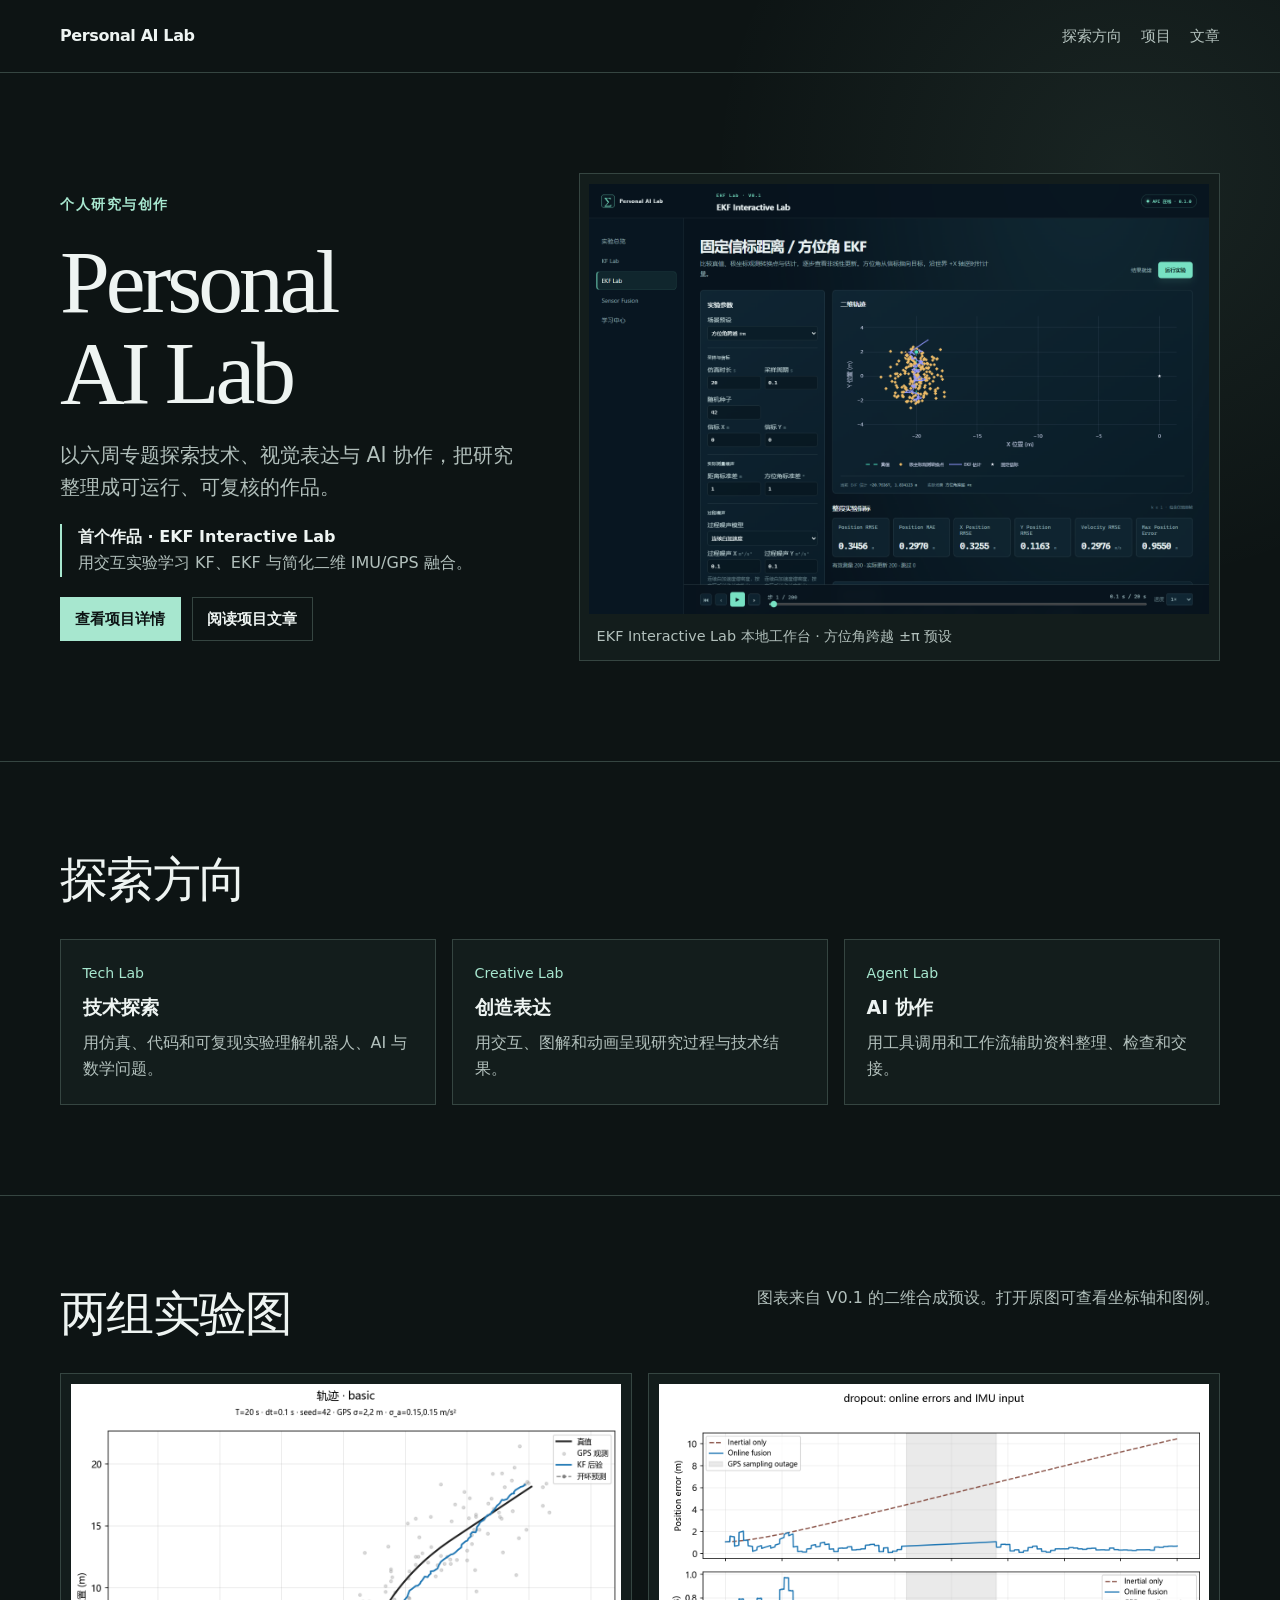
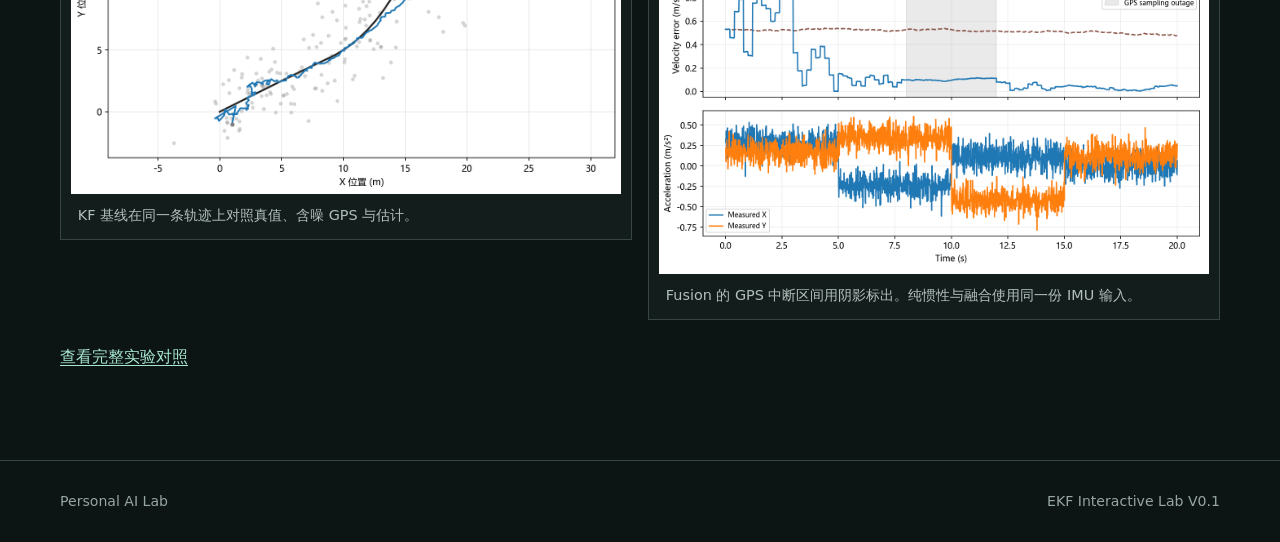
<file: index.html>
<!doctype html>
<html lang="zh-CN">
<head>
  <meta charset="utf-8">
  <meta name="viewport" content="width=device-width, initial-scale=1">
  <meta name="description" content="Personal AI Lab 的技术实验、视觉表达与 AI 协作作品。">
  <title>Personal AI Lab</title>
  <link rel="stylesheet" href="styles.css">
</head>
<body>
  <header class="site-header">
    <div class="shell nav">
      <a class="brand" href="index.html">Personal AI Lab</a>
      <nav class="nav-links" aria-label="主导航">
        <a href="#directions">探索方向</a>
        <a href="projects/ekf-interactive-lab.html">项目</a>
        <a href="articles/ekf-interactive-lab.html">文章</a>
      </nav>
    </div>
  </header>

  <main>
    <section class="shell hero">
      <div class="hero-copy">
        <p class="eyebrow">个人研究与创作</p>
        <h1>Personal<br>AI Lab</h1>
        <p class="lead">以六周专题探索技术、视觉表达与 AI 协作，把研究整理成可运行、可复核的作品。</p>
        <p class="hero-project"><strong>首个作品 · EKF Interactive Lab</strong><br>用交互实验学习 KF、EKF 与简化二维 IMU/GPS 融合。</p>
        <div class="button-row">
          <a class="button" href="projects/ekf-interactive-lab.html">查看项目详情</a>
          <a class="button secondary" href="articles/ekf-interactive-lab.html">阅读项目文章</a>
        </div>
      </div>
      <figure class="hero-art">
        <a href="assets/ekf.png"><img src="assets/ekf.png" alt="查看 EKF Lab 原图，含固定信标、方位角跨界场景、轨迹与指标" width="1440" height="1000"></a>
        <figcaption class="caption">EKF Interactive Lab 本地工作台 · 方位角跨越 ±π 预设</figcaption>
      </figure>
    </section>

    <section class="section" aria-labelledby="directions">
      <div class="shell">
        <div class="section-head"><h2 id="directions">探索方向</h2></div>
        <div class="grid-3">
          <article class="card"><p class="tag">Tech Lab</p><h3>技术探索</h3><p>用仿真、代码和可复现实验理解机器人、AI 与数学问题。</p></article>
          <article class="card"><p class="tag">Creative Lab</p><h3>创造表达</h3><p>用交互、图解和动画呈现研究过程与技术结果。</p></article>
          <article class="card"><p class="tag">Agent Lab</p><h3>AI 协作</h3><p>用工具调用和工作流辅助资料整理、检查和交接。</p></article>
        </div>
      </div>
    </section>

    <section class="section" aria-labelledby="experiments">
      <div class="shell">
        <div class="section-head"><h2 id="experiments">两组实验图</h2><p>图表来自 V0.1 的二维合成预设。打开原图可查看坐标轴和图例。</p></div>
        <div class="image-grid">
          <figure class="figure">
            <a href="assets/kf-basic-trajectory.png"><img src="assets/kf-basic-trajectory.png" alt="查看 KF 基础场景的真值、GPS 观测与估计轨迹原图" loading="lazy"></a>
            <figcaption>KF 基线在同一条轨迹上对照真值、含噪 GPS 与估计。</figcaption>
          </figure>
          <figure class="figure">
            <a href="assets/fusion-dropout-error.png"><img src="assets/fusion-dropout-error.png" alt="查看 GPS 中断期间纯惯性和在线融合误差对照原图" loading="lazy"></a>
            <figcaption>Fusion 的 GPS 中断区间用阴影标出。纯惯性与融合使用同一份 IMU 输入。</figcaption>
          </figure>
        </div>
        <p class="result-note"><a class="back-link" href="projects/ekf-interactive-lab.html#results">查看完整实验对照</a></p>
      </div>
    </section>
  </main>

  <footer class="footer">
    <div class="shell footer-inner"><span>Personal AI Lab</span><span>EKF Interactive Lab V0.1</span></div>
  </footer>
</body>
</html>
</file>
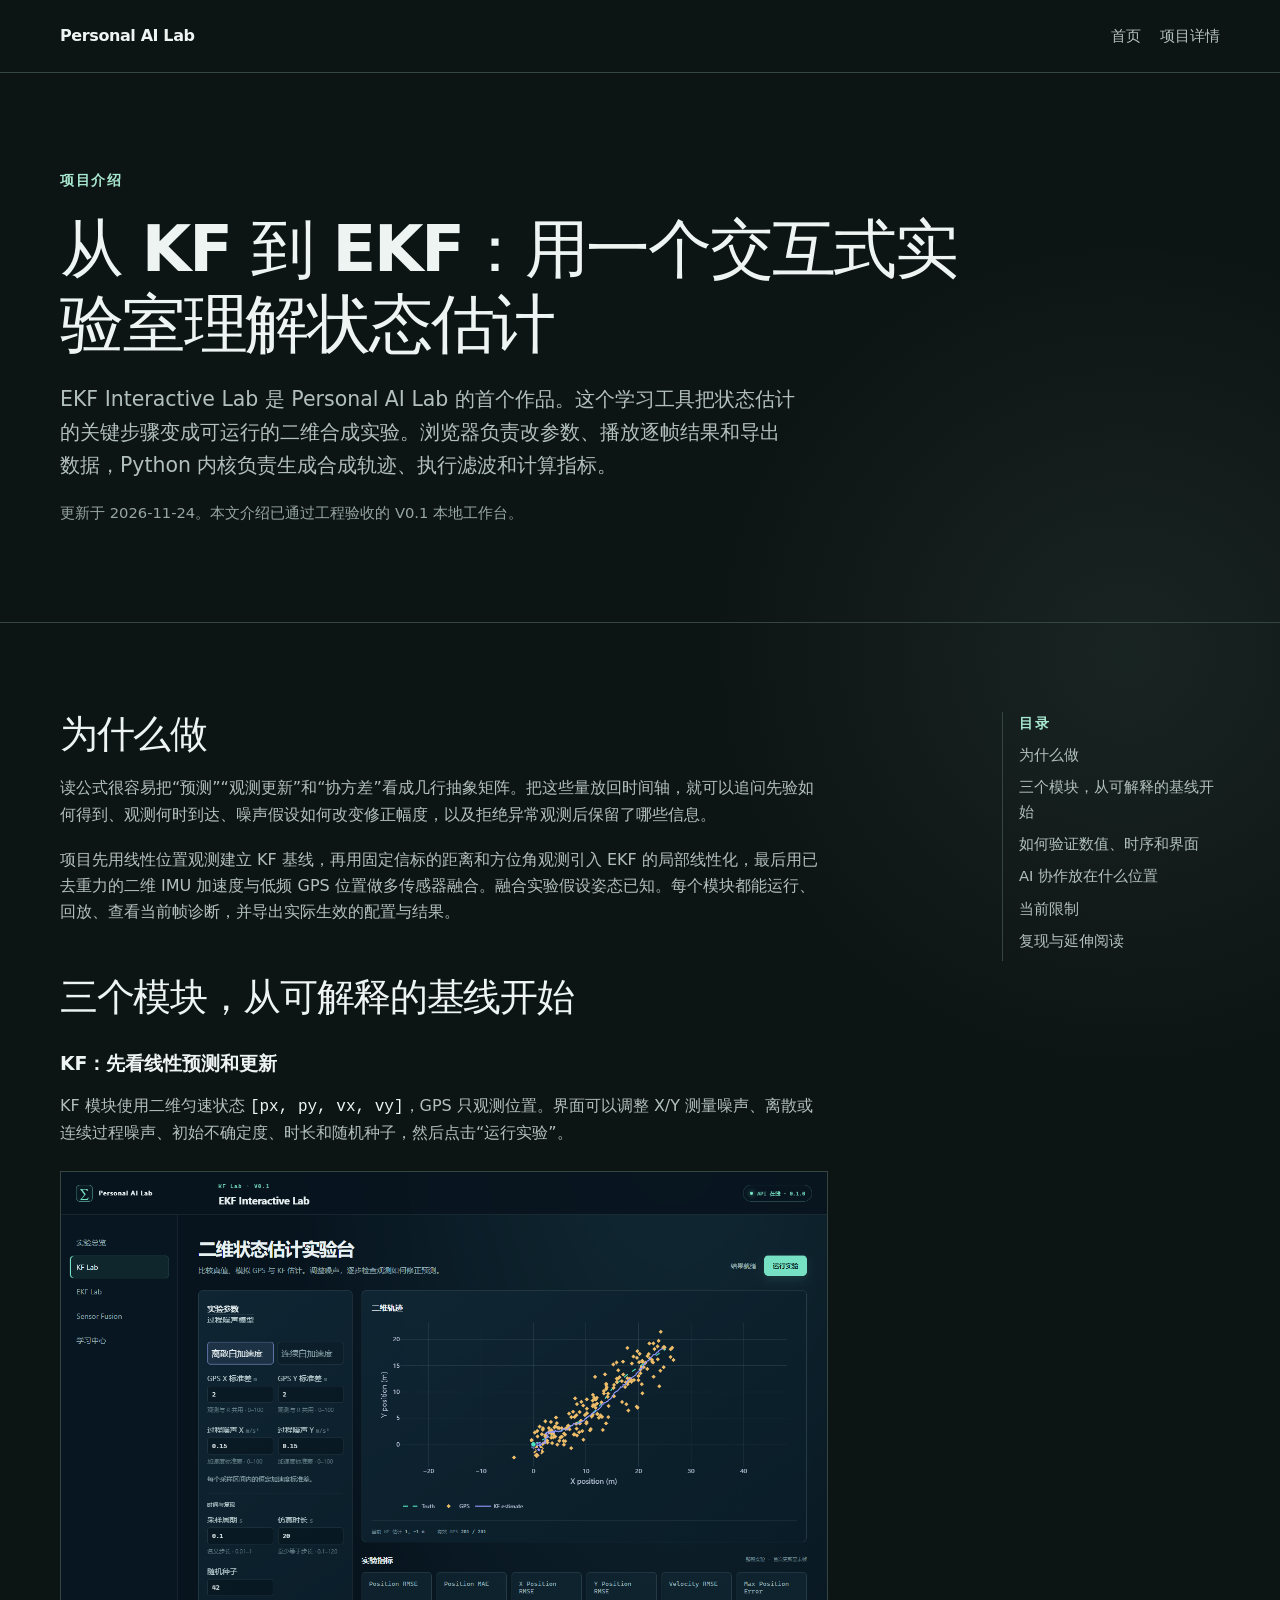
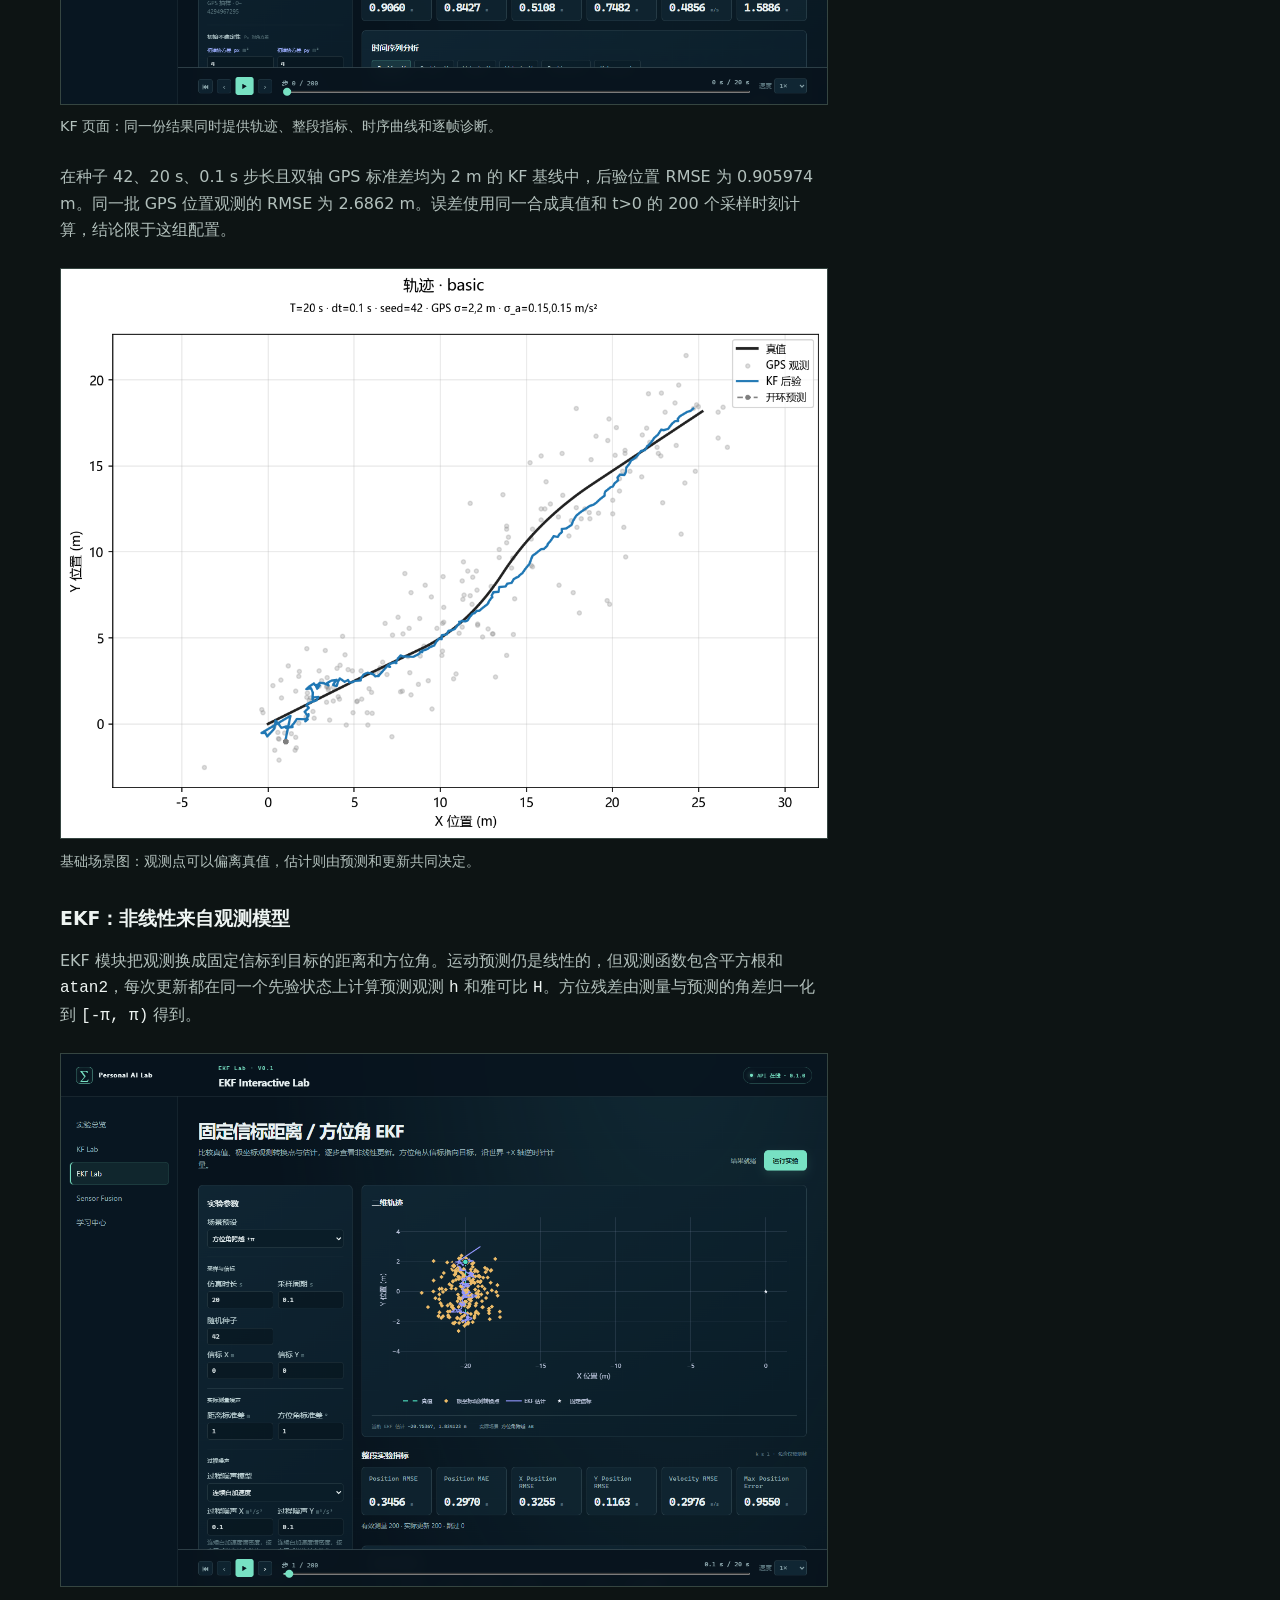
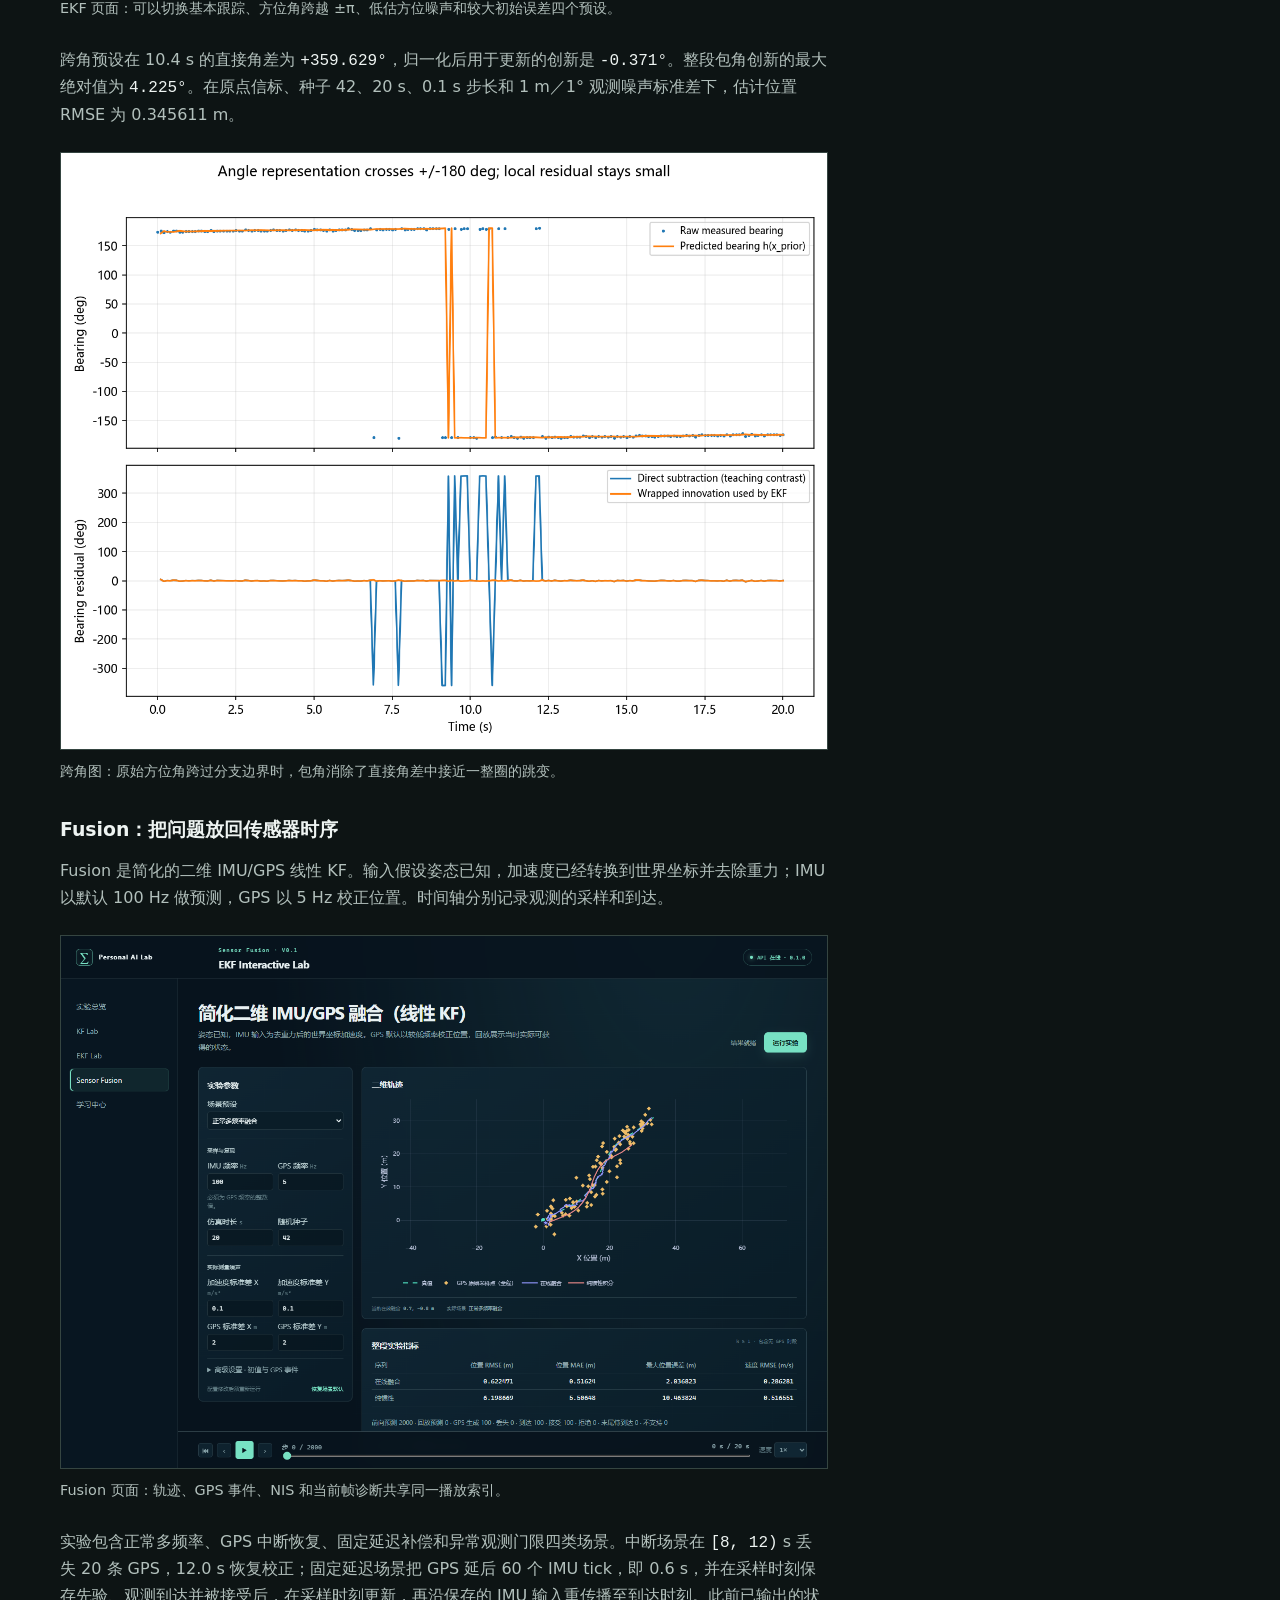
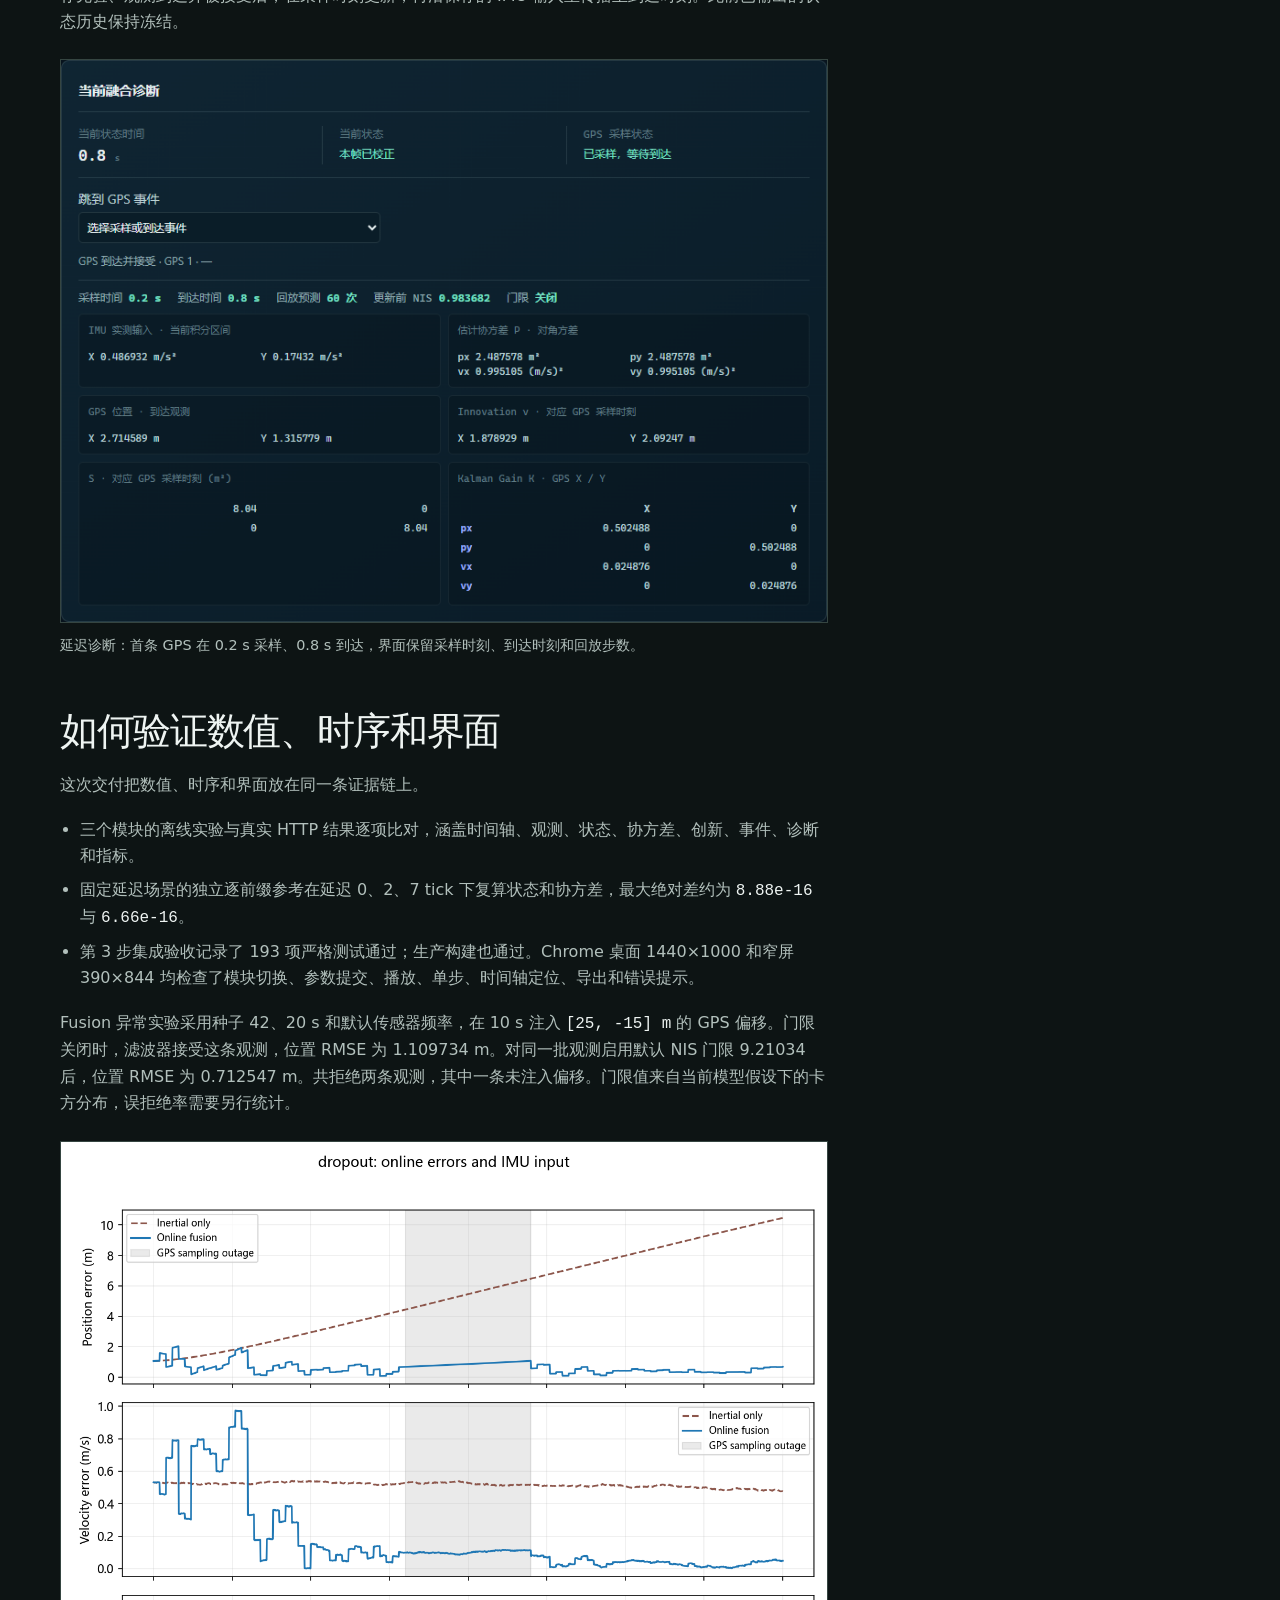
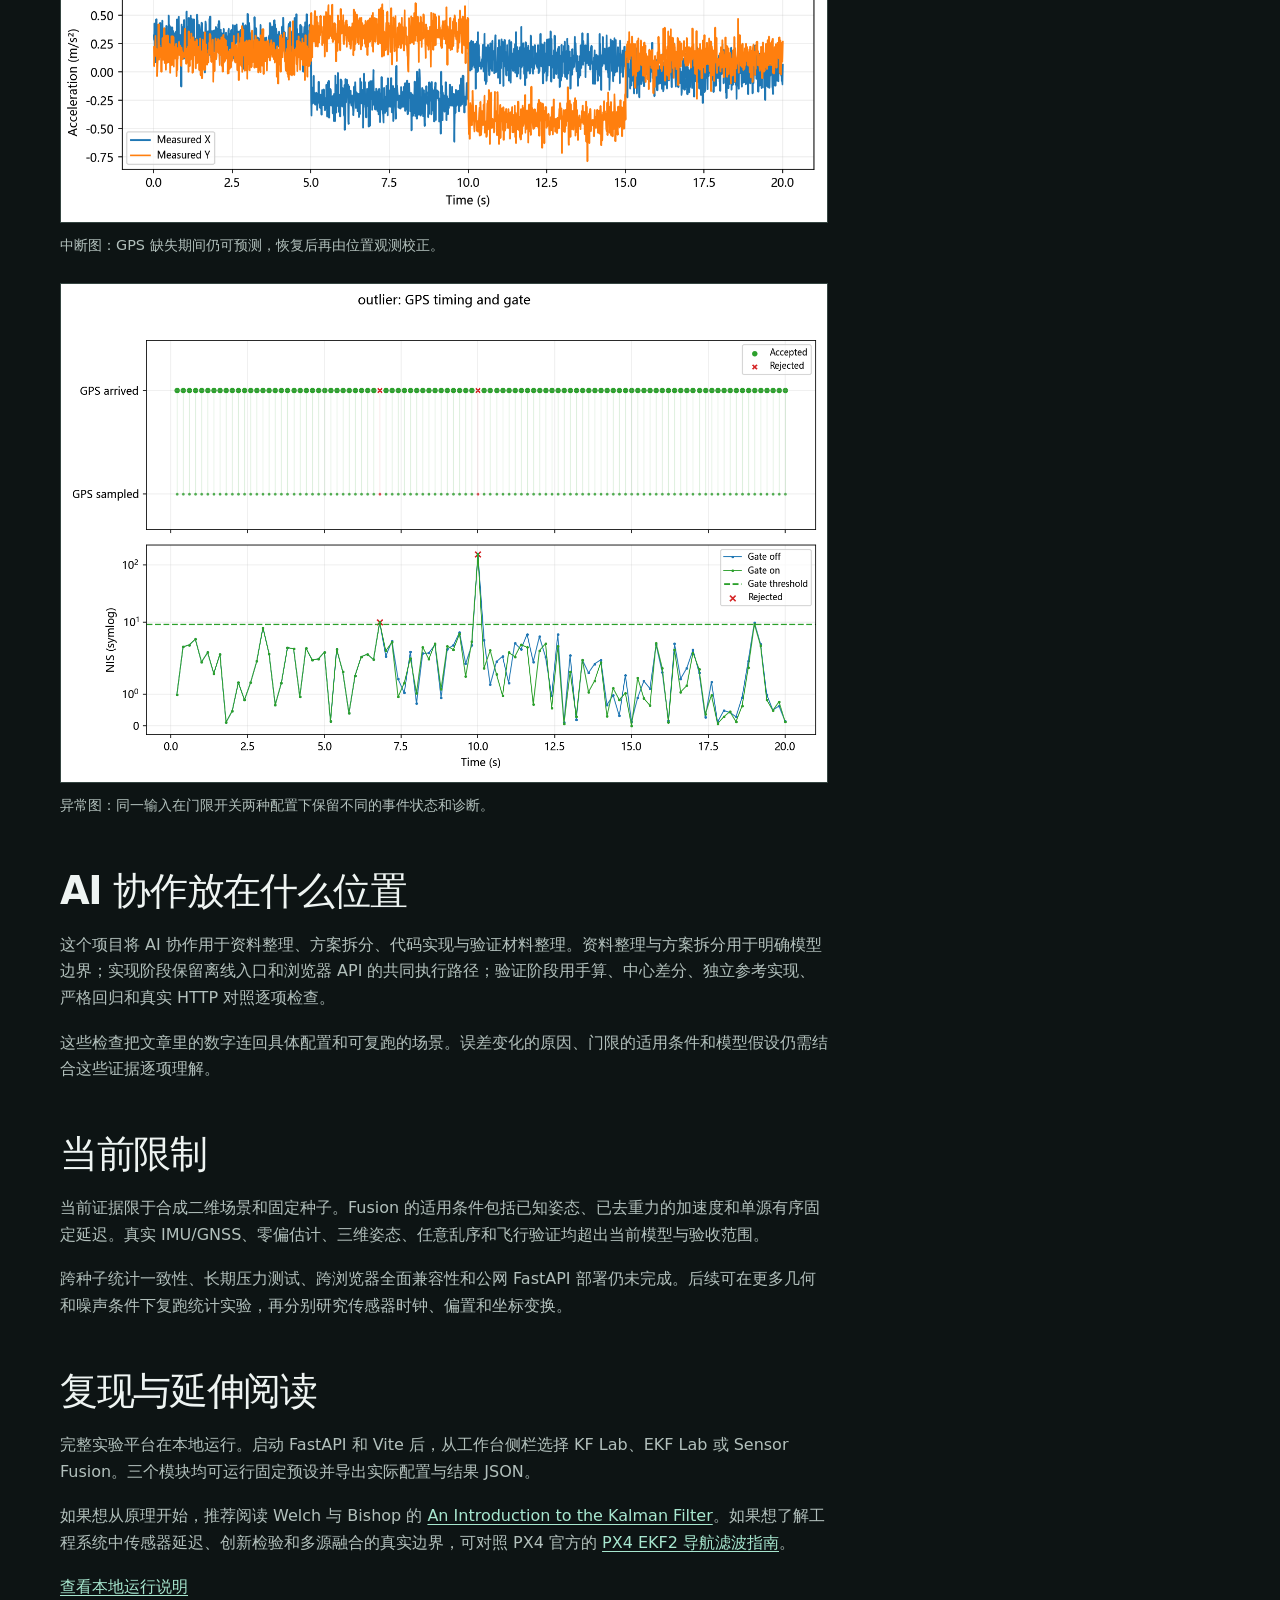
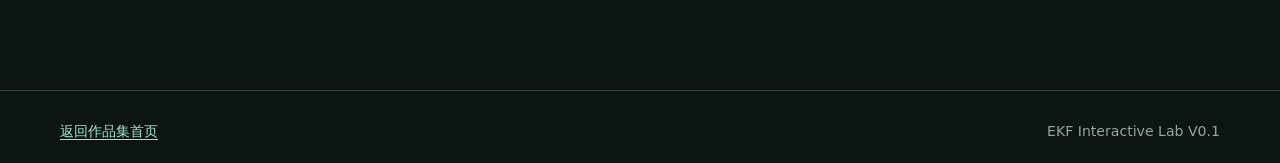
<file: articles/ekf-interactive-lab.html>
<!doctype html>
<html lang="zh-CN">
<head>
  <meta charset="utf-8">
  <meta name="viewport" content="width=device-width, initial-scale=1">
  <meta name="description" content="EKF Interactive Lab 的 KF、EKF 与简化 IMU/GPS 工作台、场景和验证方法。">
  <title>从 KF 到 EKF：用一个交互式实验室理解状态估计 · Personal AI Lab</title>
  <link rel="stylesheet" href="../styles.css">
</head>
<body>
  <header class="site-header">
    <div class="shell nav">
      <a class="brand" href="../index.html">Personal AI Lab</a>
      <nav class="nav-links" aria-label="主导航">
        <a href="../index.html">首页</a>
        <a href="../projects/ekf-interactive-lab.html">项目详情</a>
      </nav>
    </div>
  </header>
  <main>
    <section class="shell article-hero">
      <div class="eyebrow">项目介绍</div>
      <h1>从 KF 到 EKF：用一个交互式实验室理解状态估计</h1>
      <p class="lead">EKF Interactive Lab 是 Personal AI Lab 的首个作品。这个学习工具把状态估计的关键步骤变成可运行的二维合成实验。浏览器负责改参数、播放逐帧结果和导出数据，Python 内核负责生成合成轨迹、执行滤波和计算指标。</p>
      <p class="article-meta">更新于 2026-11-24。本文介绍已通过工程验收的 V0.1 本地工作台。</p>
    </section>
    <section class="section">
      <div class="shell article-layout">
        <article class="prose">
          <h2 id="why">为什么做</h2>
          <p>读公式很容易把“预测”“观测更新”和“协方差”看成几行抽象矩阵。把这些量放回时间轴，就可以追问先验如何得到、观测何时到达、噪声假设如何改变修正幅度，以及拒绝异常观测后保留了哪些信息。</p>
          <p>项目先用线性位置观测建立 KF 基线，再用固定信标的距离和方位角观测引入 EKF 的局部线性化，最后用已去重力的二维 IMU 加速度与低频 GPS 位置做多传感器融合。融合实验假设姿态已知。每个模块都能运行、回放、查看当前帧诊断，并导出实际生效的配置与结果。</p>
          <h2 id="modules">三个模块，从可解释的基线开始</h2>
          <h3>KF：先看线性预测和更新</h3>
          <p>KF 模块使用二维匀速状态 <code>[px, py, vx, vy]</code>，GPS 只观测位置。界面可以调整 X/Y 测量噪声、离散或连续过程噪声、初始不确定度、时长和随机种子，然后点击“运行实验”。</p>
          <figure class="article-figure"><a href="../assets/kf.png"><img src="../assets/kf.png" alt="KF 工作台显示轨迹、指标和播放控件" loading="lazy"></a><figcaption>KF 页面：同一份结果同时提供轨迹、整段指标、时序曲线和逐帧诊断。</figcaption></figure>
          <p>在种子 42、20 s、0.1 s 步长且双轴 GPS 标准差均为 2 m 的 KF 基线中，后验位置 RMSE 为 0.905974 m。同一批 GPS 位置观测的 RMSE 为 2.6862 m。误差使用同一合成真值和 t&gt;0 的 200 个采样时刻计算，结论限于这组配置。</p>
          <figure class="article-figure"><a href="../assets/kf-basic-trajectory.png"><img src="../assets/kf-basic-trajectory.png" alt="KF 基础场景的真值、观测与估计轨迹" loading="lazy"></a><figcaption>基础场景图：观测点可以偏离真值，估计则由预测和更新共同决定。</figcaption></figure>
          <h3>EKF：非线性来自观测模型</h3>
          <p>EKF 模块把观测换成固定信标到目标的距离和方位角。运动预测仍是线性的，但观测函数包含平方根和 <code>atan2</code>，每次更新都在同一个先验状态上计算预测观测 <code>h</code> 和雅可比 <code>H</code>。方位残差由测量与预测的角差归一化到 <code>[-π, π)</code> 得到。</p>
          <figure class="article-figure"><a href="../assets/ekf.png"><img src="../assets/ekf.png" alt="EKF 工作台显示固定信标、轨迹和诊断" loading="lazy"></a><figcaption>EKF 页面：可以切换基本跟踪、方位角跨越 ±π、低估方位噪声和较大初始误差四个预设。</figcaption></figure>
          <p>跨角预设在 10.4 s 的直接角差为 <code>+359.629°</code>，归一化后用于更新的创新是 <code>-0.371°</code>。整段包角创新的最大绝对值为 <code>4.225°</code>。在原点信标、种子 42、20 s、0.1 s 步长和 1 m／1° 观测噪声标准差下，估计位置 RMSE 为 0.345611 m。</p>
          <figure class="article-figure"><a href="../assets/ekf-angle-wrap.png"><img src="../assets/ekf-angle-wrap.png" alt="EKF 方位角跨越 ±π 的残差对照" loading="lazy"></a><figcaption>跨角图：原始方位角跨过分支边界时，包角消除了直接角差中接近一整圈的跳变。</figcaption></figure>
          <h3>Fusion：把问题放回传感器时序</h3>
          <p>Fusion 是简化的二维 IMU/GPS 线性 KF。输入假设姿态已知，加速度已经转换到世界坐标并去除重力；IMU 以默认 100 Hz 做预测，GPS 以 5 Hz 校正位置。时间轴分别记录观测的采样和到达。</p>
          <figure class="article-figure"><a href="../assets/fusion.png"><img src="../assets/fusion.png" alt="Fusion 工作台显示纯惯性、GPS 与在线融合轨迹" loading="lazy"></a><figcaption>Fusion 页面：轨迹、GPS 事件、NIS 和当前帧诊断共享同一播放索引。</figcaption></figure>
          <p>实验包含正常多频率、GPS 中断恢复、固定延迟补偿和异常观测门限四类场景。中断场景在 <code>[8, 12)</code> s 丢失 20 条 GPS，12.0 s 恢复校正；固定延迟场景把 GPS 延后 60 个 IMU tick，即 0.6 s，并在采样时刻保存先验、观测到达并被接受后，在采样时刻更新，再沿保存的 IMU 输入重传播至到达时刻。此前已输出的状态历史保持冻结。</p>
          <figure class="article-figure"><a href="../assets/fusion-delay-diagnostics.png"><img src="../assets/fusion-delay-diagnostics.png" alt="Fusion 固定延迟诊断：采样与到达时刻分开显示" loading="lazy"></a><figcaption>延迟诊断：首条 GPS 在 0.2 s 采样、0.8 s 到达，界面保留采样时刻、到达时刻和回放步数。</figcaption></figure>
          <h2 id="verify">如何验证数值、时序和界面</h2>
          <p>这次交付把数值、时序和界面放在同一条证据链上。</p>
          <ul><li>三个模块的离线实验与真实 HTTP 结果逐项比对，涵盖时间轴、观测、状态、协方差、创新、事件、诊断和指标。</li><li>固定延迟场景的独立逐前缀参考在延迟 0、2、7 tick 下复算状态和协方差，最大绝对差约为 <code>8.88e-16</code> 与 <code>6.66e-16</code>。</li><li>第 3 步集成验收记录了 193 项严格测试通过；生产构建也通过。Chrome 桌面 1440×1000 和窄屏 390×844 均检查了模块切换、参数提交、播放、单步、时间轴定位、导出和错误提示。</li></ul>
          <p>Fusion 异常实验采用种子 42、20 s 和默认传感器频率，在 10 s 注入 <code>[25, -15] m</code> 的 GPS 偏移。门限关闭时，滤波器接受这条观测，位置 RMSE 为 1.109734 m。对同一批观测启用默认 NIS 门限 9.21034 后，位置 RMSE 为 0.712547 m。共拒绝两条观测，其中一条未注入偏移。门限值来自当前模型假设下的卡方分布，误拒绝率需要另行统计。</p>
          <figure class="article-figure"><a href="../assets/fusion-dropout-error.png"><img src="../assets/fusion-dropout-error.png" alt="Fusion GPS 中断期间的误差与 IMU 预测" loading="lazy"></a><figcaption>中断图：GPS 缺失期间仍可预测，恢复后再由位置观测校正。</figcaption></figure>
          <figure class="article-figure"><a href="../assets/fusion-outlier-events.png"><img src="../assets/fusion-outlier-events.png" alt="Fusion 异常观测的 NIS 与接受/拒绝事件" loading="lazy"></a><figcaption>异常图：同一输入在门限开关两种配置下保留不同的事件状态和诊断。</figcaption></figure>
          <h2 id="ai">AI 协作放在什么位置</h2>
          <p>这个项目将 AI 协作用于资料整理、方案拆分、代码实现与验证材料整理。资料整理与方案拆分用于明确模型边界；实现阶段保留离线入口和浏览器 API 的共同执行路径；验证阶段用手算、中心差分、独立参考实现、严格回归和真实 HTTP 对照逐项检查。</p>
          <p>这些检查把文章里的数字连回具体配置和可复跑的场景。误差变化的原因、门限的适用条件和模型假设仍需结合这些证据逐项理解。</p>
          <h2 id="limits">当前限制</h2>
          <p>当前证据限于合成二维场景和固定种子。Fusion 的适用条件包括已知姿态、已去重力的加速度和单源有序固定延迟。真实 IMU/GNSS、零偏估计、三维姿态、任意乱序和飞行验证均超出当前模型与验收范围。</p>
          <p>跨种子统计一致性、长期压力测试、跨浏览器全面兼容性和公网 FastAPI 部署仍未完成。后续可在更多几何和噪声条件下复跑统计实验，再分别研究传感器时钟、偏置和坐标变换。</p>
          <h2 id="reproduce">复现与延伸阅读</h2>
          <p>完整实验平台在本地运行。启动 FastAPI 和 Vite 后，从工作台侧栏选择 KF Lab、EKF Lab 或 Sensor Fusion。三个模块均可运行固定预设并导出实际配置与结果 JSON。</p>
          <p>如果想从原理开始，推荐阅读 Welch 与 Bishop 的 <a href="https://www.cs.utexas.edu/~pstone/Courses/393Rfall15/readings/Welch%2BBishop-TR-95.pdf">An Introduction to the Kalman Filter</a>。如果想了解工程系统中传感器延迟、创新检验和多源融合的真实边界，可对照 PX4 官方的 <a href="https://docs.px4.io/main/en/advanced_config/tuning_the_ecl_ekf">PX4 EKF2 导航滤波指南</a>。</p>
          <p><a class="back-link" href="../projects/ekf-interactive-lab.html#run">查看本地运行说明</a></p>
        </article>
        <aside class="toc" aria-label="文章目录">
          <p class="eyebrow">目录</p>
          <a href="#why">为什么做</a>
          <a href="#modules">三个模块，从可解释的基线开始</a>
          <a href="#verify">如何验证数值、时序和界面</a>
          <a href="#ai">AI 协作放在什么位置</a>
          <a href="#limits">当前限制</a>
          <a href="#reproduce">复现与延伸阅读</a>
        </aside>
      </div>
    </section>
  </main>
  <footer class="footer">
    <div class="shell footer-inner"><a class="back-link" href="../index.html">返回作品集首页</a><span>EKF Interactive Lab V0.1</span></div>
  </footer>
</body>
</html>
</file>
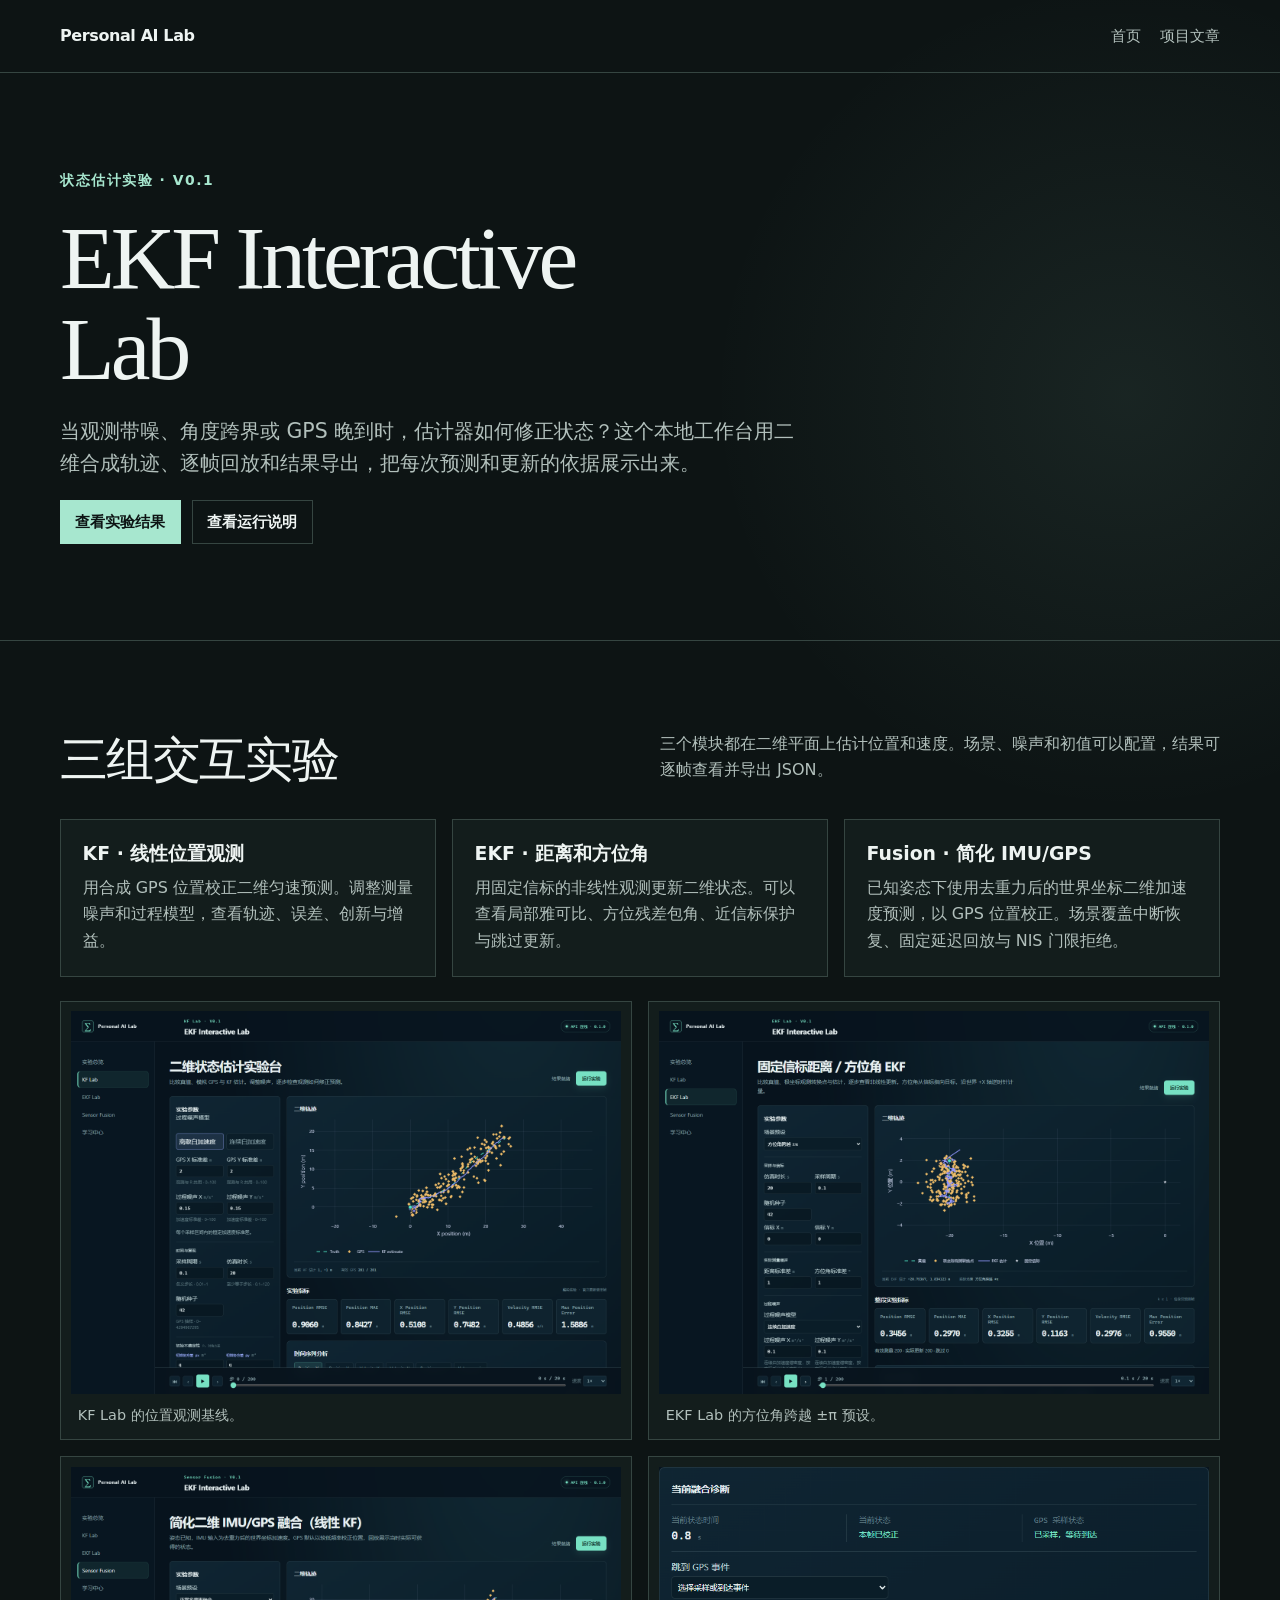
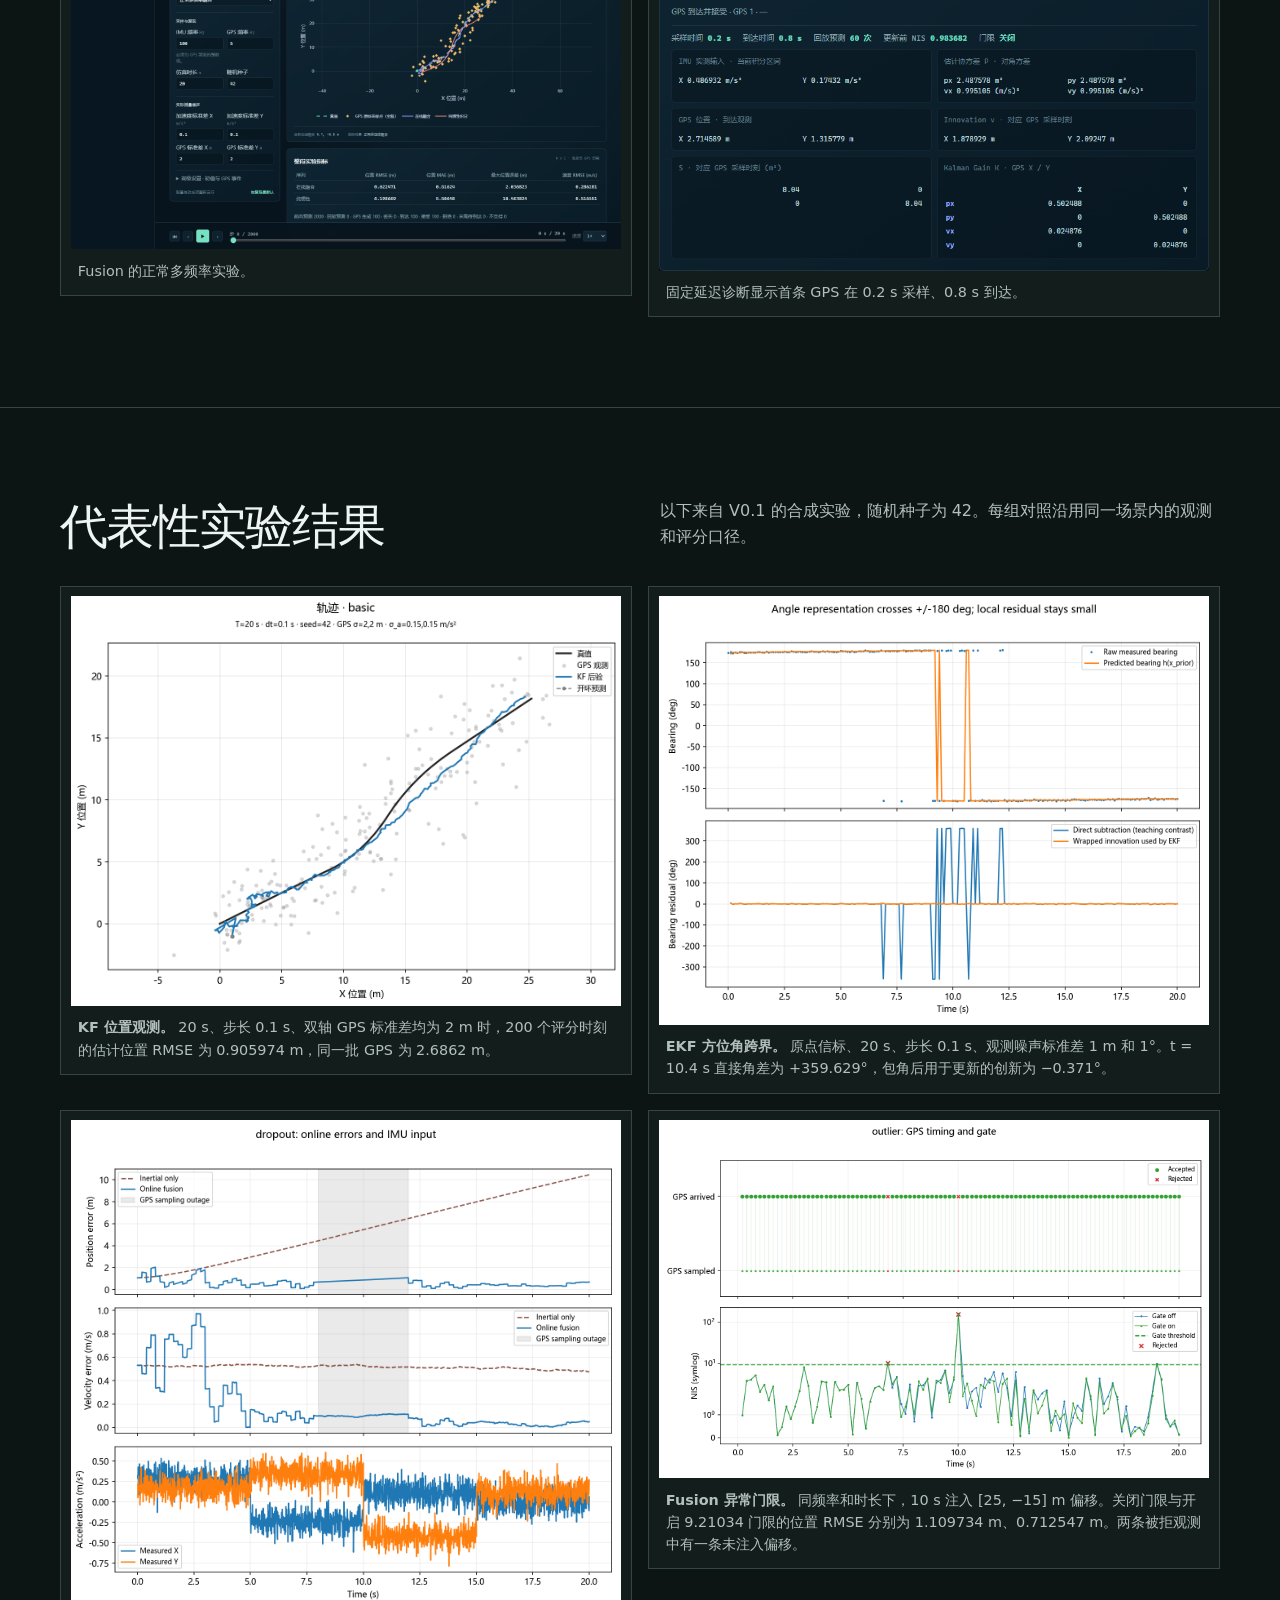
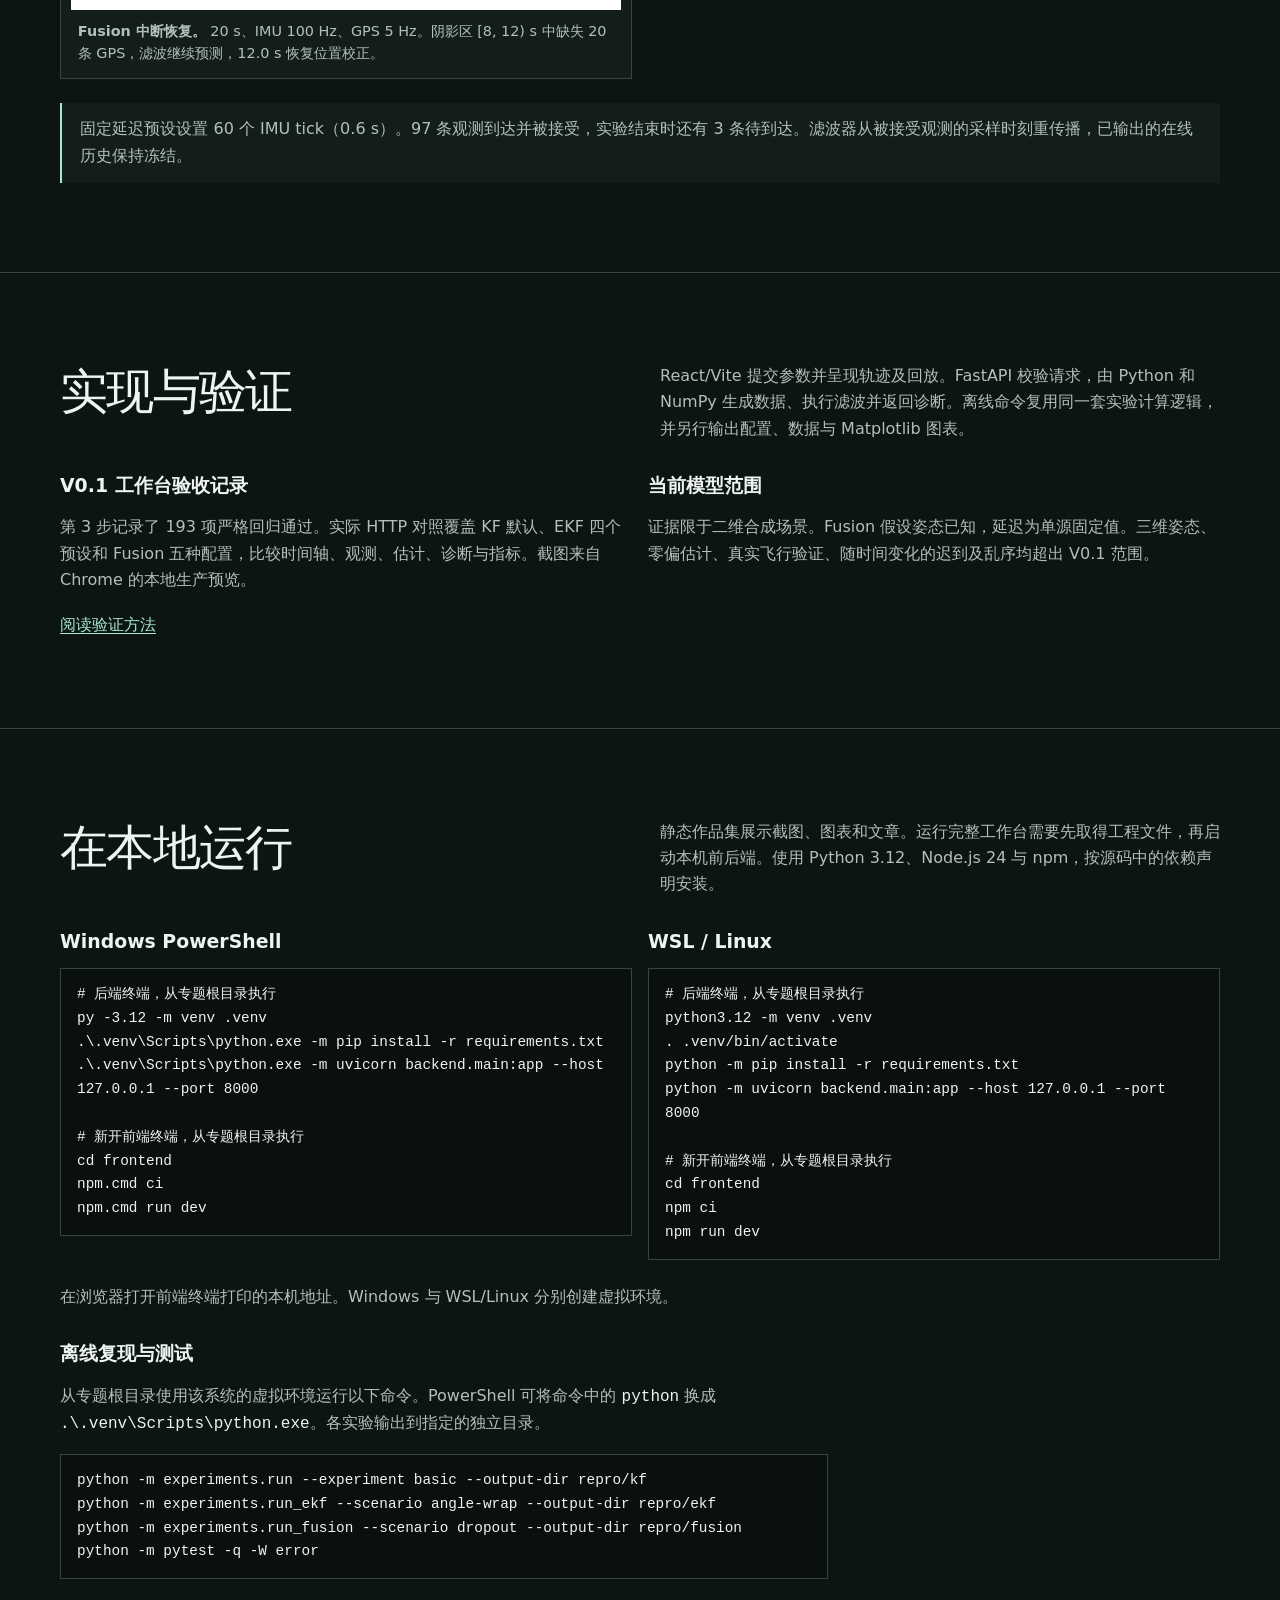
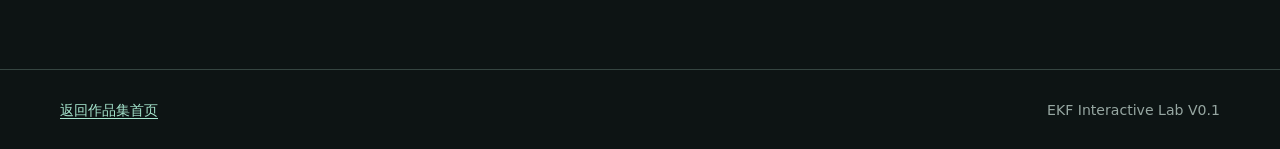
<file: projects/ekf-interactive-lab.html>
<!doctype html>
<html lang="zh-CN">
<head>
  <meta charset="utf-8">
  <meta name="viewport" content="width=device-width, initial-scale=1">
  <meta name="description" content="EKF Interactive Lab 介绍、实验结果及本地运行说明。">
  <title>EKF Interactive Lab · 项目详情</title>
  <link rel="stylesheet" href="../styles.css">
</head>
<body>
  <header class="site-header">
    <div class="shell nav">
      <a class="brand" href="../index.html">Personal AI Lab</a>
      <nav class="nav-links" aria-label="主导航">
        <a href="../index.html">首页</a>
        <a href="../articles/ekf-interactive-lab.html">项目文章</a>
      </nav>
    </div>
  </header>
  <main>
    <section class="shell project-hero">
      <div class="eyebrow">状态估计实验 · V0.1</div>
      <h1>EKF Interactive Lab</h1>
      <p class="lead">当观测带噪、角度跨界或 GPS 晚到时，估计器如何修正状态？这个本地工作台用二维合成轨迹、逐帧回放和结果导出，把每次预测和更新的依据展示出来。</p>
      <div class="button-row">
        <a class="button" href="#results">查看实验结果</a>
        <a class="button secondary" href="#run">查看运行说明</a>
      </div>
    </section>

    <section class="section" aria-labelledby="modules">
      <div class="shell">
        <div class="section-head"><h2 id="modules">三组交互实验</h2><p>三个模块都在二维平面上估计位置和速度。场景、噪声和初值可以配置，结果可逐帧查看并导出 JSON。</p></div>
        <div class="grid-3">
          <article class="card"><h3>KF · 线性位置观测</h3><p>用合成 GPS 位置校正二维匀速预测。调整测量噪声和过程模型，查看轨迹、误差、创新与增益。</p></article>
          <article class="card"><h3>EKF · 距离和方位角</h3><p>用固定信标的非线性观测更新二维状态。可以查看局部雅可比、方位残差包角、近信标保护与跳过更新。</p></article>
          <article class="card"><h3>Fusion · 简化 IMU/GPS</h3><p>已知姿态下使用去重力后的世界坐标二维加速度预测，以 GPS 位置校正。场景覆盖中断恢复、固定延迟回放与 NIS 门限拒绝。</p></article>
        </div>
        <div class="image-grid module-figures">
          <figure class="figure">
            <a href="../assets/kf.png"><img src="../assets/kf.png" alt="查看 KF Lab 原图，含参数、轨迹、指标和回放" loading="lazy"></a>
            <figcaption>KF Lab 的位置观测基线。</figcaption>
          </figure>
          <figure class="figure">
            <a href="../assets/ekf.png"><img src="../assets/ekf.png" alt="查看 EKF Lab 原图，含信标、方位角跨界预设与轨迹" loading="lazy"></a>
            <figcaption>EKF Lab 的方位角跨越 ±π 预设。</figcaption>
          </figure>
          <figure class="figure">
            <a href="../assets/fusion.png"><img src="../assets/fusion.png" alt="查看 Fusion 原图，含纯惯性、GPS 和在线融合轨迹" loading="lazy"></a>
            <figcaption>Fusion 的正常多频率实验。</figcaption>
          </figure>
          <figure class="figure">
            <a href="../assets/fusion-delay-diagnostics.png"><img src="../assets/fusion-delay-diagnostics.png" alt="查看固定延迟诊断原图，含 GPS 采样、到达与重传播次数" loading="lazy"></a>
            <figcaption>固定延迟诊断显示首条 GPS 在 0.2 s 采样、0.8 s 到达。</figcaption>
          </figure>
        </div>
      </div>
    </section>

    <section class="section" aria-labelledby="results">
      <div class="shell">
        <div class="section-head"><h2 id="results">代表性实验结果</h2><p>以下来自 V0.1 的合成实验，随机种子为 42。每组对照沿用同一场景内的观测和评分口径。</p></div>
        <div class="image-grid">
          <figure class="figure">
            <a href="../assets/kf-basic-trajectory.png"><img src="../assets/kf-basic-trajectory.png" alt="查看 KF 基础实验原图，含真值、含噪位置观测与估计" loading="lazy"></a>
            <figcaption><strong>KF 位置观测。</strong> 20 s、步长 0.1 s、双轴 GPS 标准差均为 2 m 时，200 个评分时刻的估计位置 RMSE 为 0.905974 m，同一批 GPS 为 2.6862 m。</figcaption>
          </figure>
          <figure class="figure">
            <a href="../assets/ekf-angle-wrap.png"><img src="../assets/ekf-angle-wrap.png" alt="查看 EKF 角残差原图，含直接角差与包角后的创新" loading="lazy"></a>
            <figcaption><strong>EKF 方位角跨界。</strong> 原点信标、20 s、步长 0.1 s、观测噪声标准差 1 m 和 1°。t = 10.4 s 直接角差为 +359.629°，包角后用于更新的创新为 −0.371°。</figcaption>
          </figure>
          <figure class="figure">
            <a href="../assets/fusion-dropout-error.png"><img src="../assets/fusion-dropout-error.png" alt="查看 GPS 中断误差原图，含纯惯性和在线融合对照" loading="lazy"></a>
            <figcaption><strong>Fusion 中断恢复。</strong> 20 s、IMU 100 Hz、GPS 5 Hz。阴影区 [8, 12) s 中缺失 20 条 GPS，滤波继续预测，12.0 s 恢复位置校正。</figcaption>
          </figure>
          <figure class="figure">
            <a href="../assets/fusion-outlier-events.png"><img src="../assets/fusion-outlier-events.png" alt="查看 GPS 异常门限原图，含接受、拒绝和 NIS 对照" loading="lazy"></a>
            <figcaption><strong>Fusion 异常门限。</strong> 同频率和时长下，10 s 注入 [25, −15] m 偏移。关闭门限与开启 9.21034 门限的位置 RMSE 分别为 1.109734 m、0.712547 m。两条被拒观测中有一条未注入偏移。</figcaption>
          </figure>
        </div>
        <p class="callout result-note">固定延迟预设设置 60 个 IMU tick（0.6 s）。97 条观测到达并被接受，实验结束时还有 3 条待到达。滤波器从被接受观测的采样时刻重传播，已输出的在线历史保持冻结。</p>
      </div>
    </section>

    <section class="section" aria-labelledby="implementation">
      <div class="shell">
        <div class="section-head"><h2 id="implementation">实现与验证</h2><p>React/Vite 提交参数并呈现轨迹及回放。FastAPI 校验请求，由 Python 和 NumPy 生成数据、执行滤波并返回诊断。离线命令复用同一套实验计算逻辑，并另行输出配置、数据与 Matplotlib 图表。</p></div>
        <div class="detail-grid">
          <div class="prose">
            <h3>V0.1 工作台验收记录</h3>
            <p>第 3 步记录了 193 项严格回归通过。实际 HTTP 对照覆盖 KF 默认、EKF 四个预设和 Fusion 五种配置，比较时间轴、观测、估计、诊断与指标。截图来自 Chrome 的本地生产预览。</p>
            <p><a class="back-link" href="../articles/ekf-interactive-lab.html#verify">阅读验证方法</a></p>
          </div>
          <div class="prose">
            <h3>当前模型范围</h3>
            <p>证据限于二维合成场景。Fusion 假设姿态已知，延迟为单源固定值。三维姿态、零偏估计、真实飞行验证、随时间变化的迟到及乱序均超出 V0.1 范围。</p>
          </div>
        </div>
      </div>
    </section>

    <section class="section" aria-labelledby="run">
      <div class="shell">
        <div class="section-head"><h2 id="run">在本地运行</h2><p>静态作品集展示截图、图表和文章。运行完整工作台需要先取得工程文件，再启动本机前后端。使用 Python 3.12、Node.js 24 与 npm，按源码中的依赖声明安装。</p></div>
        <div class="detail-grid">
          <div class="prose">
            <h3>Windows PowerShell</h3>
            <pre class="code"><code># 后端终端，从专题根目录执行
py -3.12 -m venv .venv
.\.venv\Scripts\python.exe -m pip install -r requirements.txt
.\.venv\Scripts\python.exe -m uvicorn backend.main:app --host 127.0.0.1 --port 8000

# 新开前端终端，从专题根目录执行
cd frontend
npm.cmd ci
npm.cmd run dev</code></pre>
          </div>
          <div class="prose">
            <h3>WSL / Linux</h3>
            <pre class="code"><code># 后端终端，从专题根目录执行
python3.12 -m venv .venv
. .venv/bin/activate
python -m pip install -r requirements.txt
python -m uvicorn backend.main:app --host 127.0.0.1 --port 8000

# 新开前端终端，从专题根目录执行
cd frontend
npm ci
npm run dev</code></pre>
          </div>
        </div>
        <div class="prose run-notes">
          <p>在浏览器打开前端终端打印的本机地址。Windows 与 WSL/Linux 分别创建虚拟环境。</p>
          <h3>离线复现与测试</h3>
          <p>从专题根目录使用该系统的虚拟环境运行以下命令。PowerShell 可将命令中的 <code>python</code> 换成 <code>.\.venv\Scripts\python.exe</code>。各实验输出到指定的独立目录。</p>
          <pre class="code"><code>python -m experiments.run --experiment basic --output-dir repro/kf
python -m experiments.run_ekf --scenario angle-wrap --output-dir repro/ekf
python -m experiments.run_fusion --scenario dropout --output-dir repro/fusion
python -m pytest -q -W error</code></pre>
        </div>
      </div>
    </section>
  </main>
  <footer class="footer">
    <div class="shell footer-inner"><a class="back-link" href="../index.html">返回作品集首页</a><span>EKF Interactive Lab V0.1</span></div>
  </footer>
</body>
</html>
</file>
<file: styles.css>
:root {
  --ink: #eef4f2;
  --muted: #b2c0bc;
  --dim: #96a6a1;
  --paper: #0d1414;
  --panel: #131d1c;
  --line: #354541;
  --mint: #a7e7cf;
  --lime: #d6f27e;
  --max: 1160px;
  --serif: Georgia, "Times New Roman", serif;
  --sans: ui-sans-serif, system-ui, "Microsoft YaHei UI", "PingFang SC", sans-serif;
}

* { box-sizing: border-box; }
body {
  margin: 0;
  color: var(--ink);
  background: radial-gradient(circle at 88% 8%, #a7e7cf14, transparent 26rem), var(--paper);
  font: 1rem/1.65 var(--sans);
}
a { color: inherit; }
a:focus-visible { outline: 2px solid var(--lime); outline-offset: 4px; }
img { display: block; max-width: 100%; height: auto; }
p { margin: 0; color: var(--muted); }
h1, h2, h3 { margin: 0; line-height: 1.17; }
h1 { font: 400 clamp(3.1rem, 7vw, 6.7rem)/1.02 var(--serif); letter-spacing: -.045em; }
h2 { font-size: clamp(1.85rem, 4vw, 3rem); font-weight: 570; letter-spacing: -.035em; }
h3 { font-size: 1.18rem; font-weight: 680; }

.shell { width: min(var(--max), calc(100% - 3rem)); margin: 0 auto; }
.site-header { border-bottom: 1px solid var(--line); }
.nav, .footer-inner { display: flex; align-items: center; justify-content: space-between; gap: 1.25rem; }
.nav { min-height: 72px; }
.brand { text-decoration: none; font-weight: 720; letter-spacing: -.025em; }
.nav-links { display: flex; flex-wrap: wrap; gap: 1.2rem; color: var(--muted); font-size: .93rem; }
.nav-links a { text-decoration: none; }
.nav-links a:hover, .toc a:hover { color: var(--ink); text-decoration: underline; }
.eyebrow { color: var(--mint); font-size: .87rem; letter-spacing: .11em; font-weight: 700; }
.lead { max-width: 46rem; font-size: clamp(1.08rem, 1.8vw, 1.28rem); line-height: 1.6; }

.hero {
  display: grid;
  grid-template-columns: minmax(0, .83fr) minmax(0, 1.17fr);
  align-items: center;
  gap: clamp(2rem, 5vw, 4rem);
  padding: 6.25rem 0;
}
.hero-copy, .project-hero, .article-hero { display: grid; gap: 1.25rem; }
.hero-project { border-left: 2px solid var(--mint); padding-left: 1rem; }
.hero-project strong { color: var(--ink); }
.hero-art, .figure { margin: 0; padding: .6rem; border: 1px solid var(--line); background: var(--panel); }
.hero-art a, .figure a, .article-figure a { display: block; }
.hero-art img, .figure img { width: 100%; }
.caption, .figure figcaption, .article-figure figcaption {
  color: var(--muted);
  font-size: .9rem;
  line-height: 1.55;
  padding: .65rem .45rem .2rem;
}
.button-row { display: flex; flex-wrap: wrap; gap: .7rem; }
.button {
  display: inline-flex;
  align-items: center;
  min-height: 44px;
  padding: .5rem .9rem;
  border: 1px solid var(--mint);
  color: var(--paper);
  background: var(--mint);
  text-decoration: none;
  font-size: .93rem;
  font-weight: 680;
}
.button.secondary { color: var(--ink); background: transparent; border-color: var(--line); }
.button:hover { text-decoration: underline; }
.section { border-top: 1px solid var(--line); padding: clamp(3rem, 7vw, 5.75rem) 0; }
.section-head { display: flex; justify-content: space-between; align-items: start; gap: 1.5rem; margin-bottom: 2rem; }
.section-head p { max-width: 35rem; }
.grid-3, .image-grid, .detail-grid { display: grid; gap: 1rem; }
.grid-3 { grid-template-columns: repeat(3, minmax(0, 1fr)); }
.image-grid, .detail-grid { grid-template-columns: repeat(2, minmax(0, 1fr)); }
.image-grid { align-items: start; }
.module-figures { margin-top: 1.5rem; }
.card { display: grid; align-content: start; gap: .7rem; padding: 1.35rem; border: 1px solid var(--line); background: var(--panel); }
.tag { color: var(--mint); font-size: .88rem; }
.result-note, .run-notes { margin-top: 1.5rem; }
.callout { border-left: 2px solid var(--mint); padding: .85rem 1.15rem; background: var(--panel); }
.footer { border-top: 1px solid var(--line); padding: 1.8rem 0; color: var(--dim); font-size: .88rem; }

.project-hero, .article-hero { padding: clamp(3.25rem, 8vw, 6rem) 0; }
.project-hero h1 { max-width: 14ch; }
.article-hero h1 { max-width: 57rem; font: 570 clamp(2.4rem, 5vw, 4.7rem)/1.18 var(--sans); letter-spacing: -.035em; }
.article-meta { color: var(--dim); font-size: .92rem; }
.prose { max-width: 48rem; min-width: 0; }
.prose > * + * { margin-top: 1.15rem; }
.prose h2 { margin-top: 3.1rem; font-size: clamp(1.7rem, 3vw, 2.4rem); }
.article-layout .prose > :first-child { margin-top: 0; }
.prose h3 { margin-top: 2rem; }
.prose ul { color: var(--muted); padding-left: 1.25rem; }
.prose li + li { margin-top: .45rem; }
.prose a { color: var(--mint); text-underline-offset: .18em; }
.prose code { color: var(--ink); }
.code {
  max-width: 100%;
  margin: 1rem 0 0;
  padding: .9rem 1rem;
  overflow-wrap: anywhere;
  white-space: pre-wrap;
  color: var(--ink);
  background: #09100f;
  border: 1px solid var(--line);
  font: .9rem/1.65 ui-monospace, Consolas, monospace;
}
.detail-grid > .prose > h3:first-child { margin-top: 0; }
.article-layout { display: grid; grid-template-columns: minmax(0, 1fr) 218px; gap: clamp(2rem, 5vw, 5rem); }
.toc { position: sticky; top: 1.25rem; align-self: start; border-left: 1px solid var(--line); padding-left: 1rem; }
.toc a { display: block; color: var(--muted); text-decoration: none; font-size: .92rem; margin: .5rem 0; }
.article-figure { width: 100%; margin: 1.5rem 0; }
.article-figure img { border: 1px solid var(--line); }
.article-figure figcaption { padding-left: 0; }
.back-link { color: var(--mint); text-underline-offset: .18em; }

@media (max-width: 860px) {
  .hero, .article-layout, .detail-grid { grid-template-columns: minmax(0, 1fr); }
  .hero { padding: 3.5rem 0; }
  .section-head { flex-direction: column; }
  .toc { position: static; order: -1; }
}
@media (max-width: 560px) {
  .shell { width: calc(100% - 2rem); }
  .nav { align-items: flex-start; flex-direction: column; padding: .9rem 0; gap: .5rem; }
  .nav-links { gap: 1rem; }
  .grid-3, .image-grid { grid-template-columns: minmax(0, 1fr); }
  .footer-inner { flex-direction: column; align-items: flex-start; }
}
</file>
